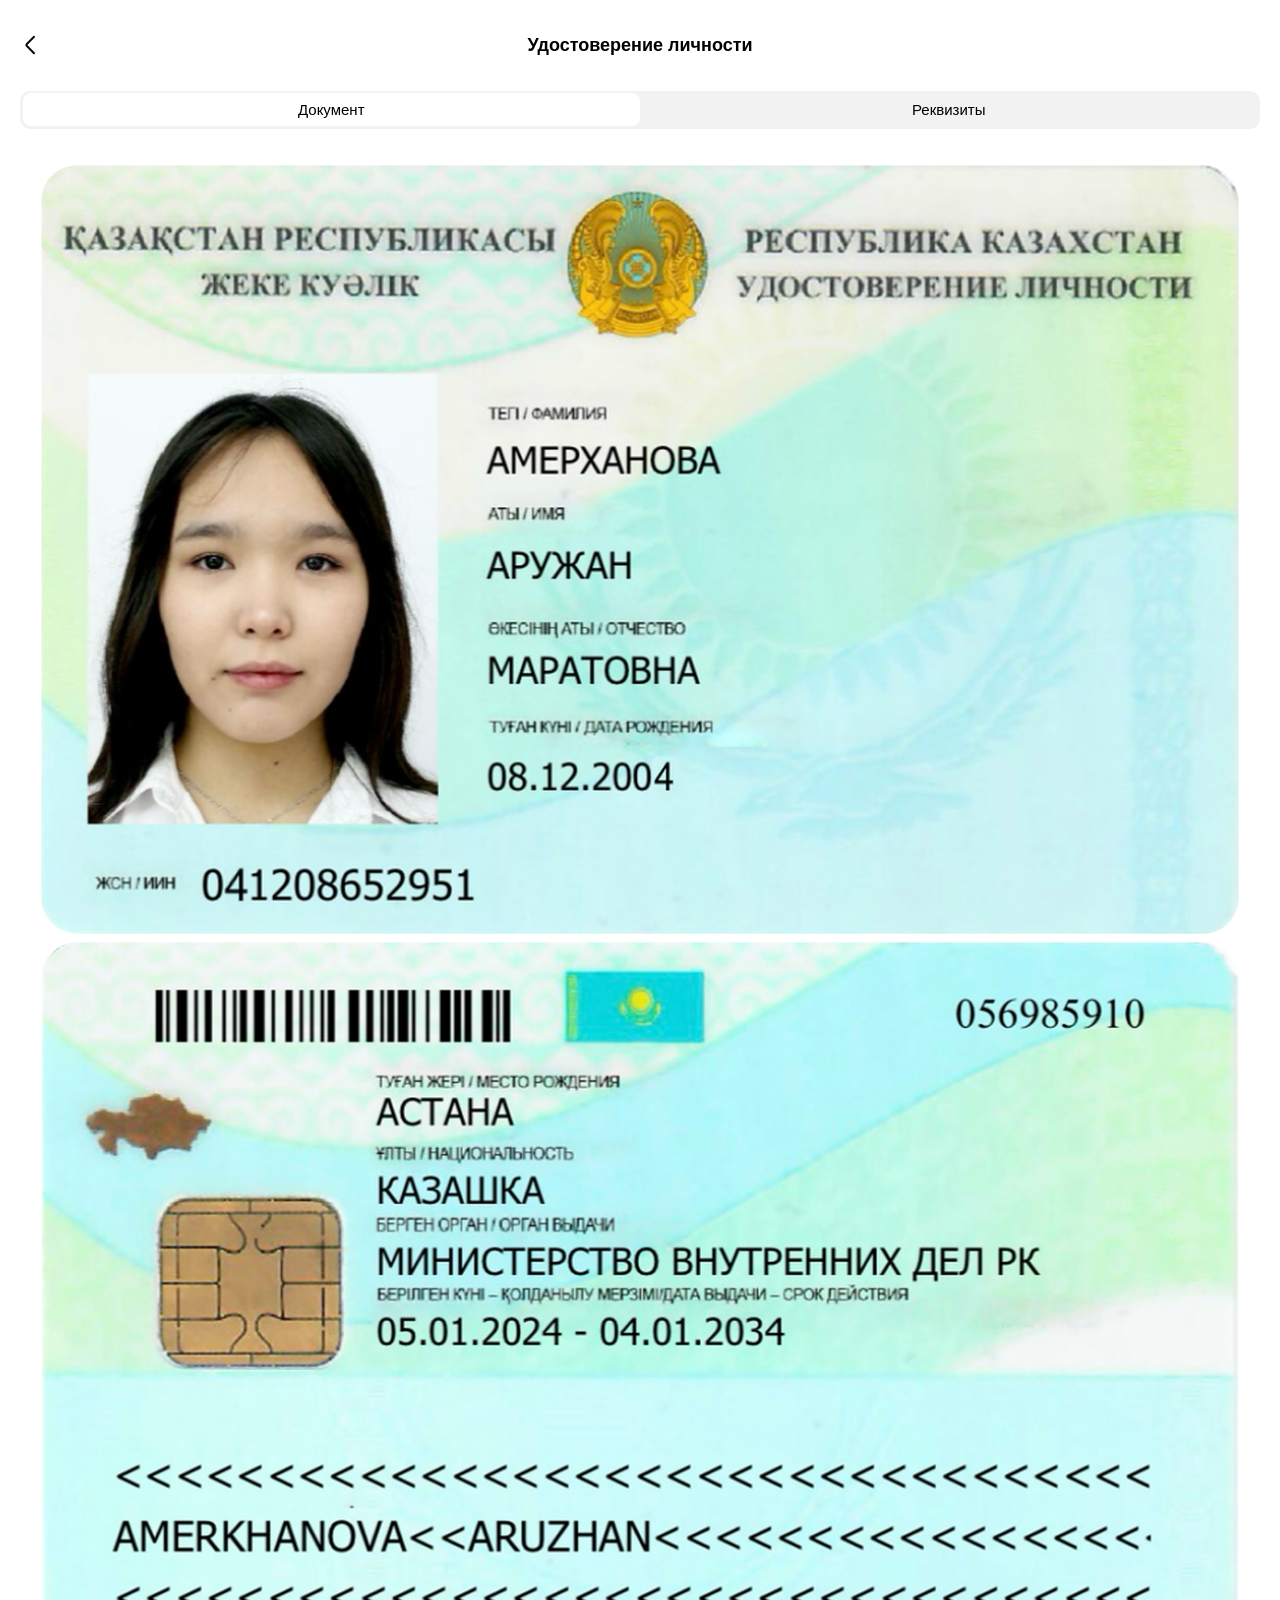
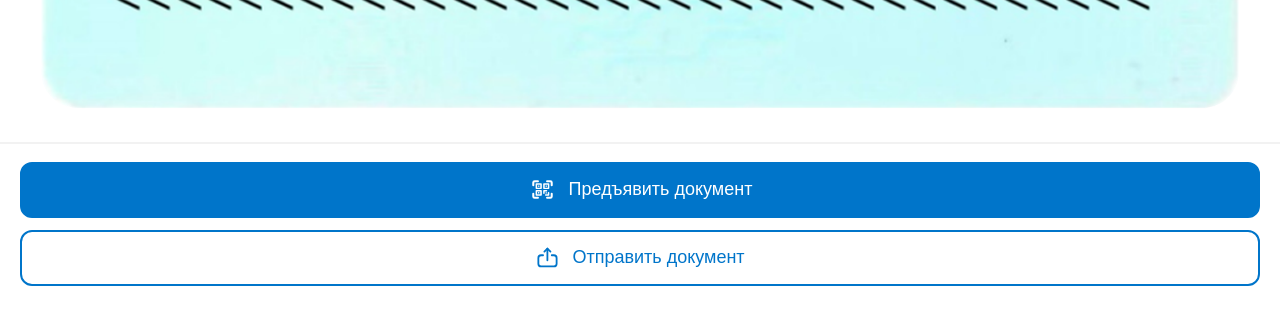
<file: index.html>
<!DOCTYPE html>
<html lang="en">
<head>
    <meta charset="UTF-8">
    <meta name="viewport" content="width=device-width, initial-scale=1.0">
    <title>Документ</title>
    <link rel="stylesheet" href="styles.css">
</head>
<body>
<div class="account">

    <header class="header">
        <button class="back"><img src="images/back.svg"></button>
        <h2>Удостоверение личности</h2>
    </header>

    <div class="tabs">
        <a href="index.html" class="tab active">
            Документ
        </a>

        <a href="details.html" class="tab">
            Реквизиты
        </a>
    </div>

    <div class="id">
        <img src="images/id_front.png" alt="id_front">
        <img src="images/id_back.png" alt="id_back">
    </div>

    <div id="document" class="content active">

        <div class="document-actions">

            <div class="separator"></div>

            <button class="action-btn present-btn">
                <img src="images/qr-logo.svg" alt="QR">
                <span>Предъявить документ</span>
            </button>

            <button class="action-btn share-btn">
                <img src="images/share-icon.svg" alt="Отправить">
                <span>Отправить документ</span>
            </button>

        </div>

    </div>


</div>



<script src="https://code.jquery.com/jquery-3.7.1.min.js"></script>
<script src="script.js"></script>
</body>
</html>
</file>
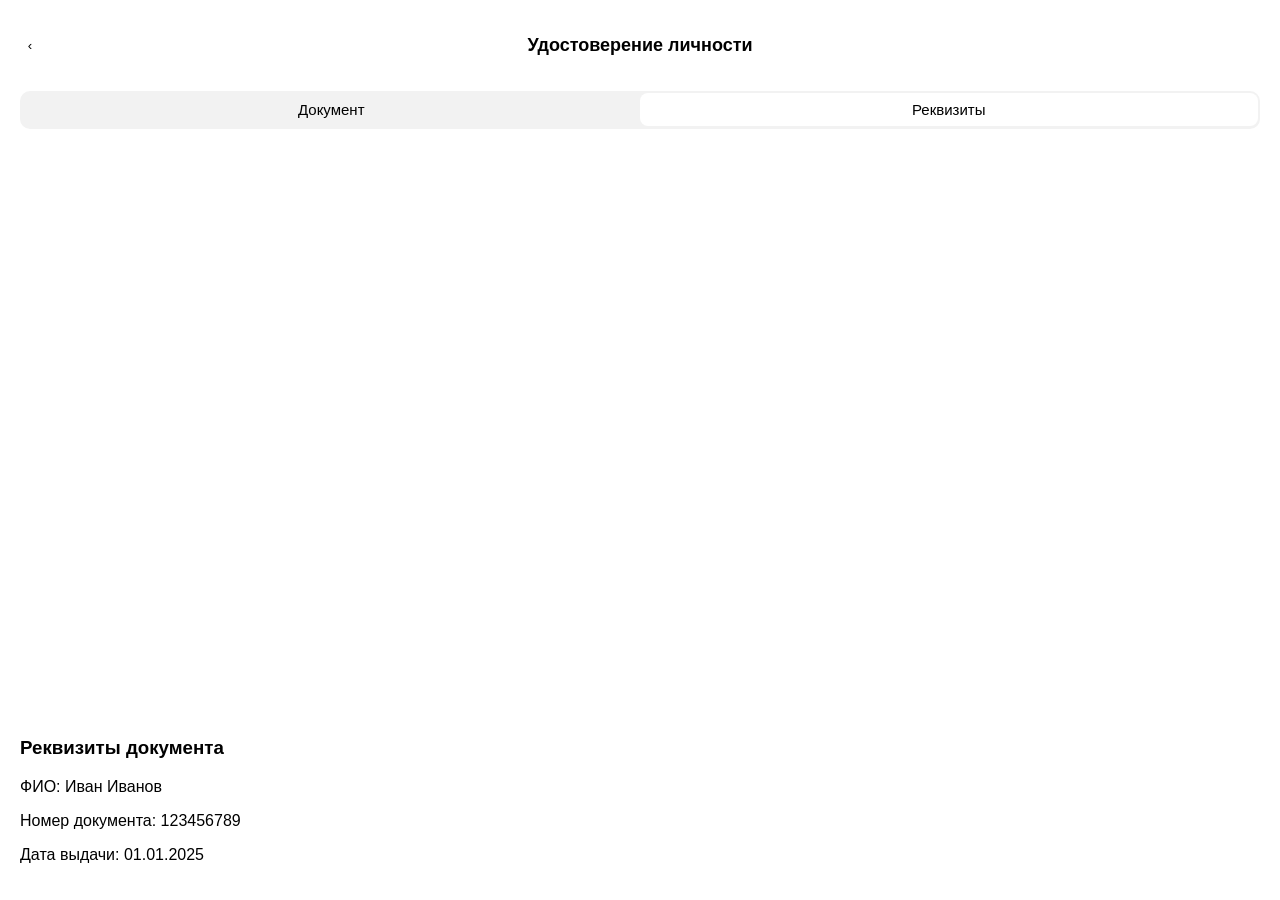
<file: details.html>
<!DOCTYPE html>
<html lang="ru">
<head>
    <meta charset="UTF-8">
    <meta name="viewport" content="width=device-width, initial-scale=1.0">
    <title>Реквизиты</title>
    <link rel="stylesheet" href="styles.css">
</head>
<body>
<div class="account">

    <header class="header">
        <button class="back">‹</button>
        <h2>Удостоверение личности</h2>
    </header>

    <div class="tabs">
        <a href="index.html" class="tab">
            Документ
        </a>

        <a href="details.html" class="tab active">
            Реквизиты
        </a>
    </div>

    <div class="content">
        <h3>Реквизиты документа</h3>
        <p>ФИО: Иван Иванов</p>
        <p>Номер документа: 123456789</p>
        <p>Дата выдачи: 01.01.2025</p>
    </div>

</div>
<script src="https://code.jquery.com/jquery-3.7.1.min.js"></script>
<script src="script.js"></script>
</body>
</html>
</file>
<file: styles.css>
body {
    margin: 0;
    font-family: Arial, sans-serif;
    background: #ffffff;
}

.account {
    min-height: 100dvh;
    display: flex;
    flex-direction: column;
    padding: 20px;
    box-sizing: border-box;
}

.header {
    display: flex;
    align-items: center;
    justify-content: center;
    position: relative;
}

.back {
    position: absolute;
    left: 0;
    right: 20px;

    display: flex;
    align-items: center;
    justify-content: center;

    width: 20px;
    height: 40px;

    padding: 0;
    border: none;
    background: transparent;
    cursor: pointer;
}

.back img {
    width: 20px;
    height: 20px;
    object-fit: contain;
}

.header h2 {
    font-size: 18px;
}

/* Общая панель */
.tabs {
    display: flex;
    background: #f2f2f2;
    border-radius: 10px;
    padding: 2.5px;
    margin-top: 20px;
}

/* Обе вкладки */
.tab {
    flex: 1;
    padding: 8px 12px;
    text-align: center;
    text-decoration: none;
    color: black;
    background: transparent;
    border-radius: 8px;
    font-size: 15px;
    cursor: pointer;
}

/* Текущая страница */
.tab.active {
    background: white;
}

.content {
    margin-top: auto;
}


/* Контейнер двух кнопок */
.document-actions {
    display: flex;
    flex-direction: column;
    gap: 12px;
    width: 100%;
    margin-top: 25px;
}

/* Общие стили */
.action-btn {
    width: 100%;
    height: 56px;
    border-radius: 12px;

    display: flex;
    align-items: center;
    justify-content: center;
    gap: 12px;

    font-size: 18px;
    font-weight: 500;
    font-family: Arial, sans-serif;

    cursor: pointer;
    box-sizing: border-box;
}

/* Размер SVG-иконок */
.action-btn img {
    object-fit: contain;
}

/* Первая кнопка */
.present-btn {
    background-color: #0075ca;
    color: white;
    border: 2px solid #0075ca;
}

.present-btn img {
    width: 29px;
    height: 29px;
}

.share-btn img {
    width: 25px;
    height: 25px;
}

/* Вторая кнопка */
.share-btn {
    background-color: transparent;
    color: #0075ca;
    border: 2px solid #0075ca;
    margin-bottom: 10px;
}
.separator {
    height: 1.4px;
    background-color: #f2f2f2;

    /* Выходим за пределы padding: 20px у .account */
    width: calc(100% + 40px);
    margin-left: -20px;

    /* Расстояние от линии до первой кнопки */
    margin-bottom: 6px;
}

.id img{
    display: flex;
    flex-direction: column;
    width: calc(100% - 40px);
    height: auto;
    margin: 35px auto 6px;
}

.id img:nth-child(2) {
    margin: 0 auto 8px;
}
</file>
